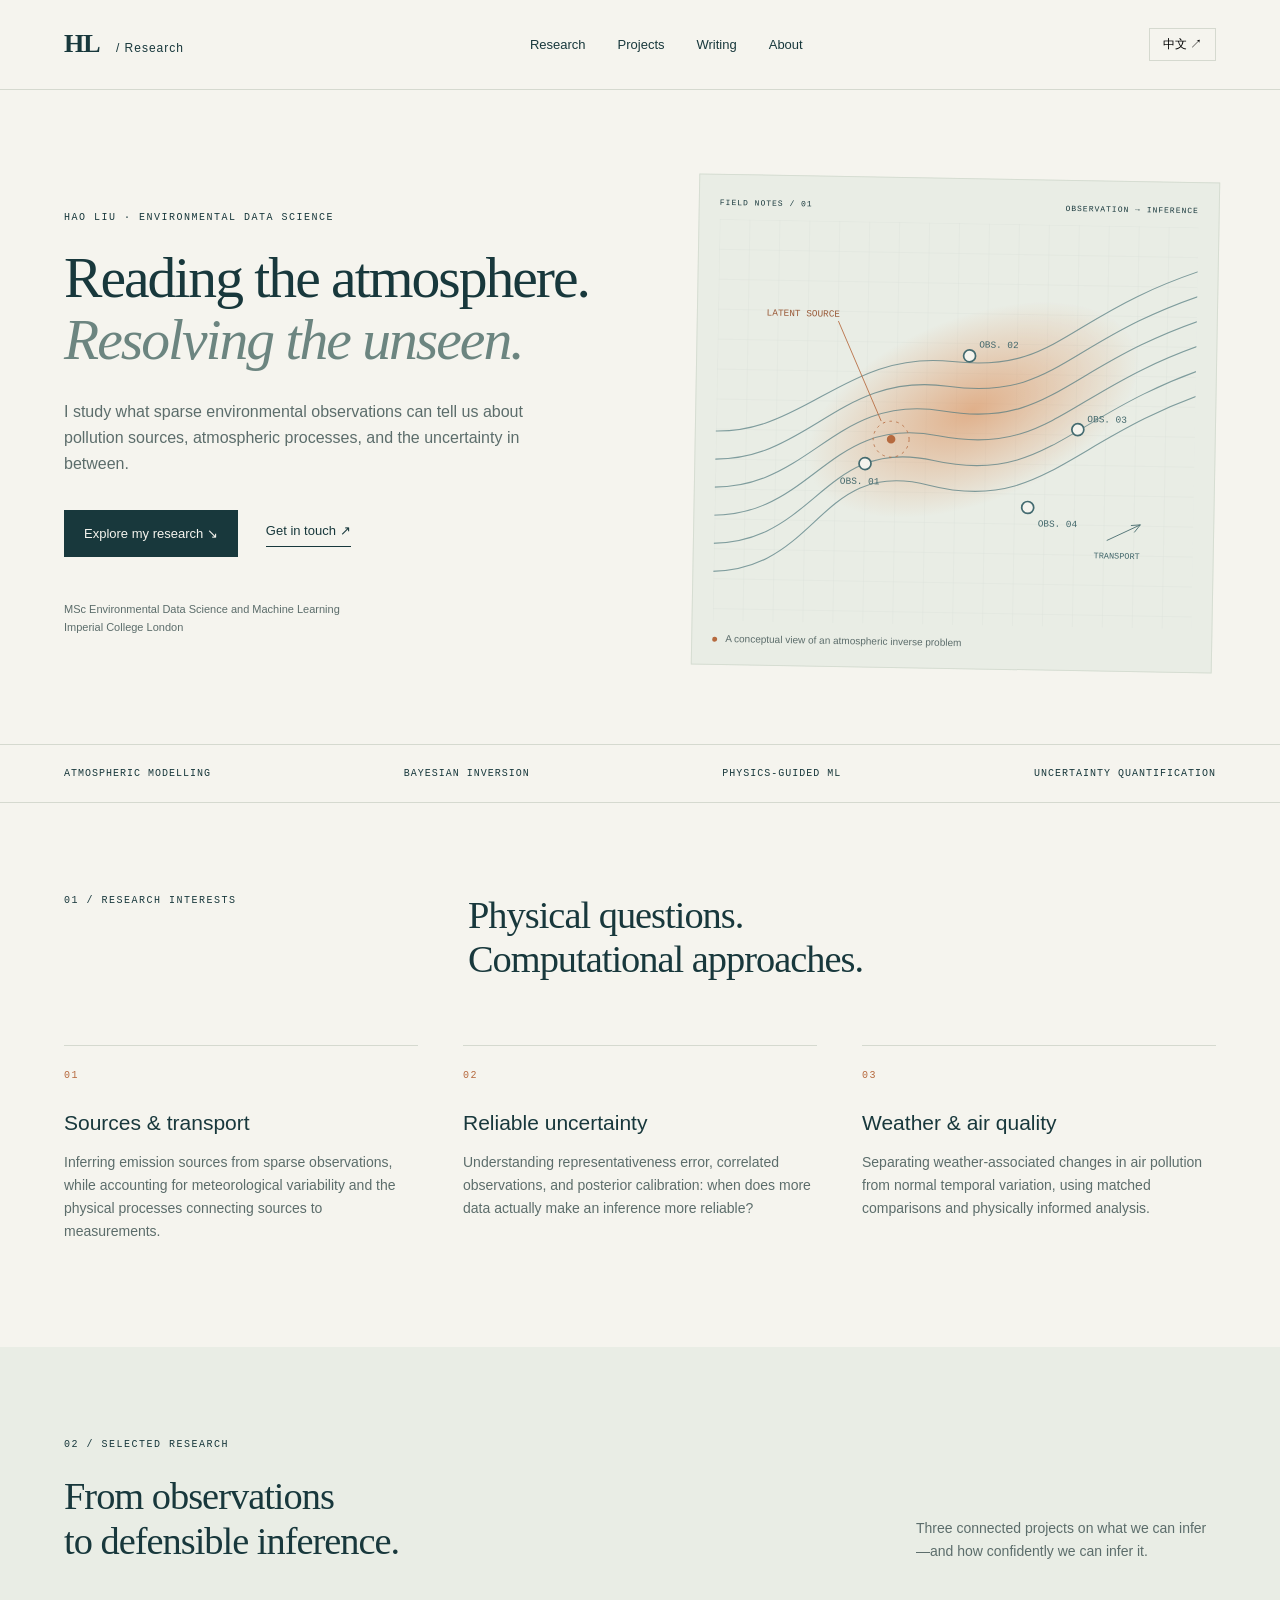
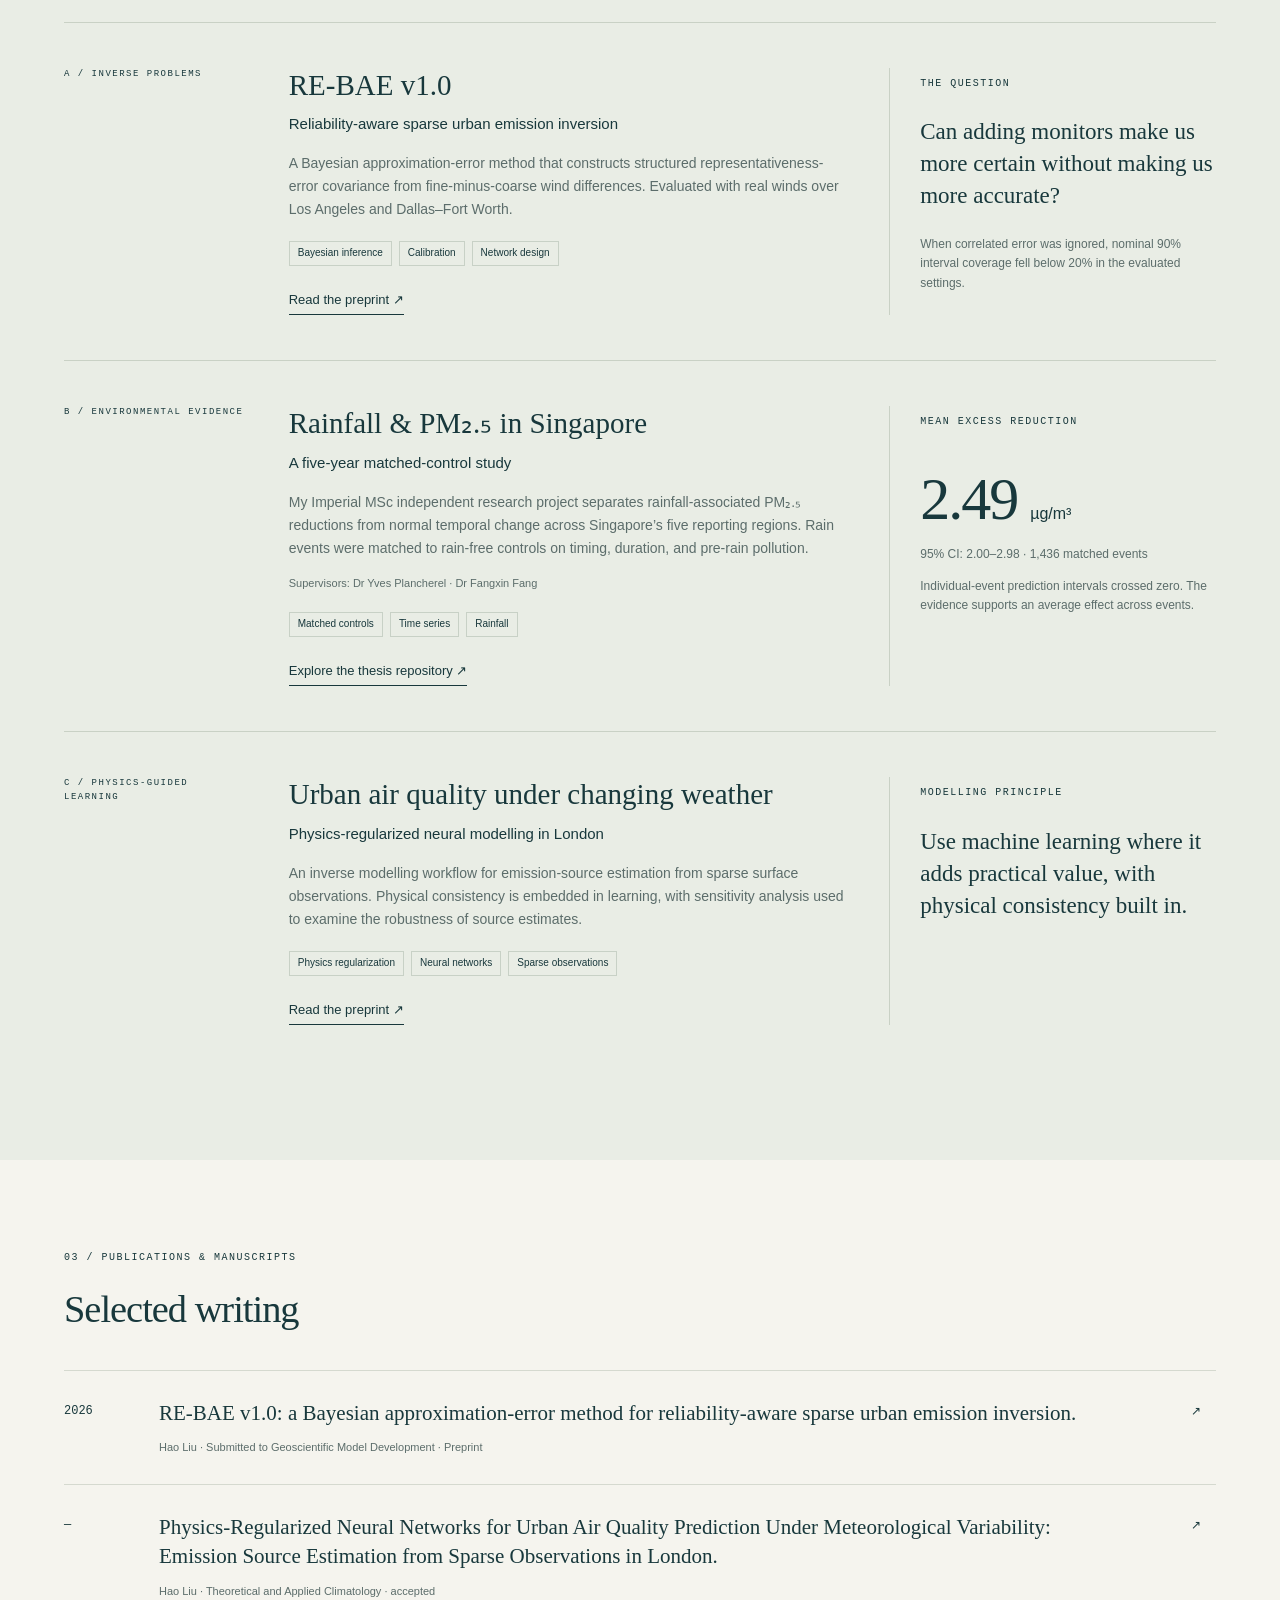
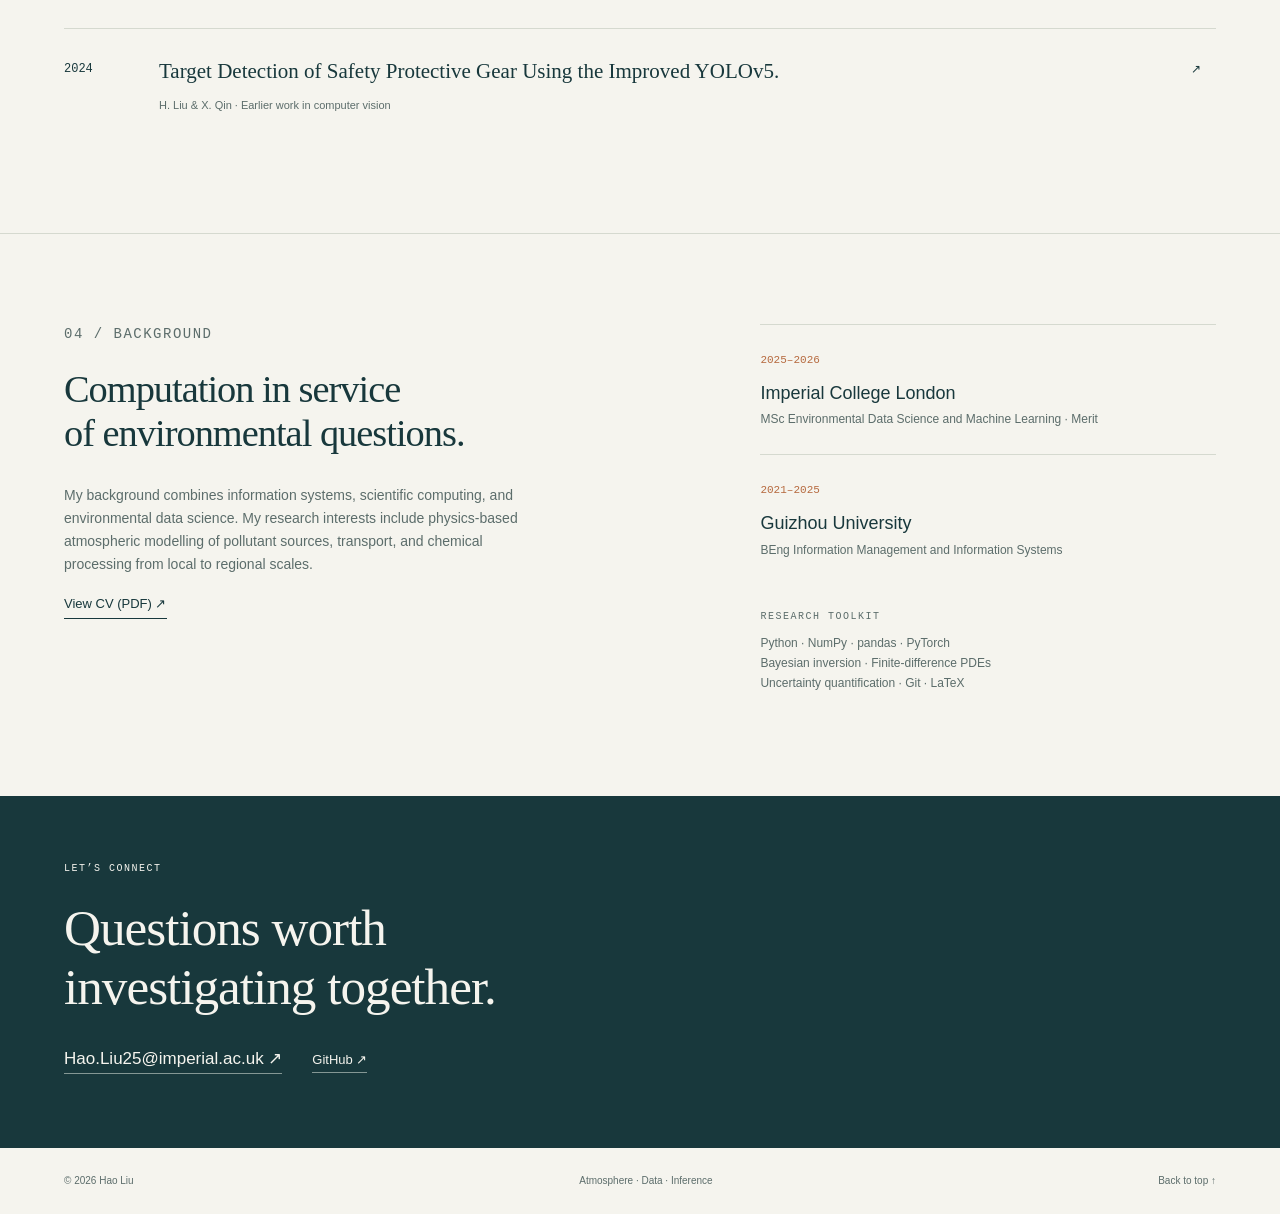
<file: index.html>
<!DOCTYPE html>
<html lang="en"><head><meta charset="UTF-8"><meta name="viewport" content="width=device-width,initial-scale=1"><meta name="description" content="Hao Liu's research in atmospheric inverse problems, Bayesian uncertainty quantification, physics-guided learning, and rainfall–PM2.5 interactions."><meta name="theme-color" content="#f5f4ee"><title>Hao Liu · Atmospheric & Environmental Data Research</title><link rel="stylesheet" href="style.css"></head>
<body><a class="skip" href="#main">Skip to content</a>
<header class="nav"><a class="brand" href="#">HL<span> / Research</span></a><nav aria-label="Main navigation"><a href="#research" data-en="Research" data-zh="研究方向">Research</a><a href="#projects" data-en="Projects" data-zh="项目">Projects</a><a href="#writing" data-en="Writing" data-zh="论文">Writing</a><a href="#about" data-en="About" data-zh="关于">About</a></nav><button id="language" aria-label="切换为中文">中文 ↗</button></header>
<main id="main"><section class="hero"><div class="hero-copy"><p class="eyebrow">HAO LIU · ENVIRONMENTAL DATA SCIENCE</p><h1 data-en="Reading the atmosphere.<br><em>Resolving the unseen.</em>" data-zh="读懂大气。<br><em>推断未被观测的世界。</em>">Reading the atmosphere.<br><em>Resolving the unseen.</em></h1><p class="intro" data-en="I study what sparse environmental observations can tell us about pollution sources, atmospheric processes, and the uncertainty in between." data-zh="我研究如何从稀疏的环境观测中，推断污染来源、理解大气过程，并量化其中的不确定性。">I study what sparse environmental observations can tell us about pollution sources, atmospheric processes, and the uncertainty in between.</p><div class="hero-actions"><a class="button" href="#projects" data-en="Explore my research ↘" data-zh="探索我的研究 ↘">Explore my research ↘</a><a class="textlink" href="mailto:Hao.Liu25@imperial.ac.uk" data-en="Get in touch ↗" data-zh="联系我 ↗">Get in touch ↗</a></div><p class="affiliation" data-en="MSc Environmental Data Science and Machine Learning<br>Imperial College London" data-zh="环境数据科学与机器学习硕士<br>帝国理工学院">MSc Environmental Data Science and Machine Learning<br>Imperial College London</p></div><div class="hero-art"><div class="figure-meta"><span>FIELD NOTES / 01</span><span>OBSERVATION → INFERENCE</span></div><svg viewBox="0 0 560 470" role="img" aria-labelledby="field-title field-desc"><title id="field-title">From sparse observations to atmospheric source inference</title><desc id="field-desc">A conceptual atmospheric flow field with observation stations and a latent emission source. This is a schematic, not research data.</desc><defs><pattern id="grid" width="35" height="35" patternUnits="userSpaceOnUse"><path d="M35 0H0V35" fill="none" stroke="#d6ddd7" stroke-width=".7"/></pattern><radialGradient id="plume"><stop stop-color="#db8d57" stop-opacity=".64"/><stop offset="1" stop-color="#db8d57" stop-opacity="0"/></radialGradient></defs><rect width="560" height="470" fill="url(#grid)"/><ellipse cx="300" cy="218" rx="205" ry="108" fill="url(#plume)" transform="rotate(-23 300 218)"/><g fill="none" stroke="#527b80" stroke-width="1.3" opacity=".7"><path d="M-20 346C115 356 125 225 260 249S410 188 590 129"/><path d="M-20 313C110 324 133 200 265 220S407 159 590 100"/><path d="M-20 280C105 292 138 175 270 191S405 130 590 71"/><path d="M-20 247C100 260 145 150 275 162S403 101 590 42"/><path d="M-20 379C120 388 120 250 255 278S412 217 590 158"/><path d="M-20 412C125 420 115 275 250 307S414 246 590 187"/></g><g stroke="#446b70" fill="#f5f4ee" stroke-width="2"><circle cx="175" cy="283" r="7"/><circle cx="295" cy="155" r="7"/><circle cx="423" cy="239" r="7"/><circle cx="366" cy="331" r="7"/></g><circle cx="205" cy="254" r="21" fill="none" stroke="#b66a3f" stroke-dasharray="3 5"/><circle cx="205" cy="254" r="5" fill="#b66a3f"/><g font-family="monospace" font-size="11" fill="#42676b"><text x="146" y="307">OBS. 01</text><text x="306" y="145">OBS. 02</text><text x="434" y="230">OBS. 03</text><text x="378" y="353">OBS. 04</text><text x="57" y="112" fill="#9a5b39">LATENT SOURCE</text></g><path d="M141 117L193 233" fill="none" stroke="#b66a3f"/><path d="M459 368l39-19m-11 1l11-1-7 9" stroke="#42676b" fill="none"/><text x="444" y="389" font-family="monospace" font-size="10" fill="#42676b">TRANSPORT</text></svg><div class="figure-caption"><span class="dot"></span><span data-en="A conceptual view of an atmospheric inverse problem" data-zh="大气反问题的概念示意图">A conceptual view of an atmospheric inverse problem</span></div></div></section>
<div class="research-strip"><span>ATMOSPHERIC MODELLING</span><span>BAYESIAN INVERSION</span><span>PHYSICS-GUIDED ML</span><span>UNCERTAINTY QUANTIFICATION</span></div>
<section id="research" class="section"><div class="section-heading"><p class="eyebrow" data-en="01 / RESEARCH INTERESTS" data-zh="01 / 研究兴趣">01 / RESEARCH INTERESTS</p><h2 data-en="Physical questions.<br>Computational approaches." data-zh="以物理问题为起点，<br>用计算方法寻找答案。">Physical questions.<br>Computational approaches.</h2></div><div class="interests"><article><span class="number">01</span><h3 data-en="Sources & transport" data-zh="污染源与大气输送">Sources & transport</h3><p data-en="Inferring emission sources from sparse observations, while accounting for meteorological variability and the physical processes connecting sources to measurements." data-zh="从稀疏观测中反演排放源，同时考虑气象变化，以及连接污染源与观测值的物理过程。">Inferring emission sources from sparse observations, while accounting for meteorological variability and the physical processes connecting sources to measurements.</p></article><article><span class="number">02</span><h3 data-en="Reliable uncertainty" data-zh="可信的不确定性量化">Reliable uncertainty</h3><p data-en="Understanding representativeness error, correlated observations, and posterior calibration: when does more data actually make an inference more reliable?" data-zh="研究代表性误差、观测之间的相关性与后验校准：什么时候，更多数据才能真正带来更可靠的推断？">Understanding representativeness error, correlated observations, and posterior calibration: when does more data actually make an inference more reliable?</p></article><article><span class="number">03</span><h3 data-en="Weather & air quality" data-zh="天气与空气质量">Weather & air quality</h3><p data-en="Separating weather-associated changes in air pollution from normal temporal variation, using matched comparisons and physically informed analysis." data-zh="通过匹配对照与物理知识辅助分析，将与天气相关的污染变化和正常时间变化区分开来。">Separating weather-associated changes in air pollution from normal temporal variation, using matched comparisons and physically informed analysis.</p></article></div></section>
<section id="projects" class="section projects"><div class="project-top"><div><p class="eyebrow" data-en="02 / SELECTED RESEARCH" data-zh="02 / 代表性研究">02 / SELECTED RESEARCH</p><h2 data-en="From observations<br>to defensible inference." data-zh="从环境观测，<br>走向有依据的推断。">From observations<br>to defensible inference.</h2></div><p data-en="Three connected projects on what we can infer—and how confidently we can infer it." data-zh="三个相互关联的项目，关注我们能够推断什么，以及这些推断有多可靠。">Three connected projects on what we can infer—and how confidently we can infer it.</p></div>
<article class="project"><div class="project-index">A / INVERSE PROBLEMS</div><div><h3>RE-BAE v1.0</h3><p class="subtitle" data-en="Reliability-aware sparse urban emission inversion" data-zh="面向可靠性的稀疏城市排放反演">Reliability-aware sparse urban emission inversion</p><p data-en="A Bayesian approximation-error method that constructs structured representativeness-error covariance from fine-minus-coarse wind differences. Evaluated with real winds over Los Angeles and Dallas–Fort Worth." data-zh="利用精细与粗分辨率风场差异构建结构化代表性误差协方差的贝叶斯近似误差方法，基于洛杉矶与达拉斯—沃思堡真实风场开展评估。">A Bayesian approximation-error method that constructs structured representativeness-error covariance from fine-minus-coarse wind differences. Evaluated with real winds over Los Angeles and Dallas–Fort Worth.</p><div class="tags"><span>Bayesian inference</span><span>Calibration</span><span>Network design</span></div><a class="textlink" href="https://doi.org/10.21203/rs.3.rs-10542170" target="_blank" rel="noopener" data-en="Read the preprint ↗" data-zh="阅读预印本 ↗">Read the preprint ↗</a></div><aside class="finding"><span class="eyebrow" data-en="THE QUESTION" data-zh="核心问题">THE QUESTION</span><blockquote data-en="Can adding monitors make us more certain without making us more accurate?" data-zh="增加监测点，是否可能只让我们更自信，却没有更准确？">Can adding monitors make us more certain without making us more accurate?</blockquote><p data-en="When correlated error was ignored, nominal 90% interval coverage fell below 20% in the evaluated settings." data-zh="在所评估的情景中，忽略相关误差时，名义 90% 区间的覆盖率降至 20% 以下。">When correlated error was ignored, nominal 90% interval coverage fell below 20% in the evaluated settings.</p></aside></article>
<article class="project"><div class="project-index">B / ENVIRONMENTAL EVIDENCE</div><div><h3 data-en="Rainfall & PM₂.₅ in Singapore" data-zh="新加坡降雨与 PM₂.₅">Rainfall & PM₂.₅ in Singapore</h3><p class="subtitle" data-en="A five-year matched-control study" data-zh="一项五年匹配对照研究">A five-year matched-control study</p><p data-en="My Imperial MSc independent research project separates rainfall-associated PM₂.₅ reductions from normal temporal change across Singapore’s five reporting regions. Rain events were matched to rain-free controls on timing, duration, and pre-rain pollution." data-zh="我的帝国理工硕士独立研究项目，基于新加坡五个报告区域的数据，将降雨相关的 PM₂.₅ 降幅与正常时间变化区分开来，并按时间、持续时长和雨前污染水平匹配无雨对照。">My Imperial MSc independent research project separates rainfall-associated PM₂.₅ reductions from normal temporal change across Singapore’s five reporting regions. Rain events were matched to rain-free controls on timing, duration, and pre-rain pollution.</p><p class="small">Supervisors: Dr Yves Plancherel · Dr Fangxin Fang</p><div class="tags"><span>Matched controls</span><span>Time series</span><span>Rainfall</span></div><a class="textlink" href="https://github.com/ese-ada-lovelace-2025/irp-hl4425" target="_blank" rel="noopener" data-en="Explore the thesis repository ↗" data-zh="查看论文代码仓库 ↗">Explore the thesis repository ↗</a></div><aside class="finding"><span class="eyebrow" data-en="MEAN EXCESS REDUCTION" data-zh="平均额外降幅">MEAN EXCESS REDUCTION</span><div class="stat">2.49 <small>µg/m³</small></div><p>95% CI: 2.00–2.98 · 1,436 matched events</p><p data-en="Individual-event prediction intervals crossed zero. The evidence supports an average effect across events." data-zh="单次事件的预测区间跨越零；证据支持的是多个事件的平均效应。">Individual-event prediction intervals crossed zero. The evidence supports an average effect across events.</p></aside></article>
<article class="project"><div class="project-index">C / PHYSICS-GUIDED LEARNING</div><div><h3 data-en="Urban air quality under changing weather" data-zh="气象变化下的城市空气质量">Urban air quality under changing weather</h3><p class="subtitle" data-en="Physics-regularized neural modelling in London" data-zh="伦敦空气质量的物理正则化神经建模">Physics-regularized neural modelling in London</p><p data-en="An inverse modelling workflow for emission-source estimation from sparse surface observations. Physical consistency is embedded in learning, with sensitivity analysis used to examine the robustness of source estimates." data-zh="利用稀疏地面观测估计排放源的反演建模流程，将物理一致性融入学习过程，并通过敏感性分析检验源估计的稳健性。">An inverse modelling workflow for emission-source estimation from sparse surface observations. Physical consistency is embedded in learning, with sensitivity analysis used to examine the robustness of source estimates.</p><div class="tags"><span>Physics regularization</span><span>Neural networks</span><span>Sparse observations</span></div><a class="textlink" href="https://www.researchsquare.com/article/rs-8810489/v1" target="_blank" rel="noopener" data-en="Read the preprint ↗" data-zh="阅读预印本 ↗">Read the preprint ↗</a></div><aside class="finding"><span class="eyebrow" data-en="MODELLING PRINCIPLE" data-zh="建模思路">MODELLING PRINCIPLE</span><blockquote data-en="Use machine learning where it adds practical value, with physical consistency built in." data-zh="在机器学习能带来实际价值的地方使用它，并将物理一致性纳入模型。">Use machine learning where it adds practical value, with physical consistency built in.</blockquote></aside></article></section>
<section id="writing" class="section"><p class="eyebrow" data-en="03 / PUBLICATIONS & MANUSCRIPTS" data-zh="03 / 论文与手稿">03 / PUBLICATIONS & MANUSCRIPTS</p><h2 data-en="Selected writing" data-zh="论文选辑">Selected writing</h2><div class="papers"><a href="https://doi.org/10.21203/rs.3.rs-10542170" target="_blank" rel="noopener"><span>2026</span><div><h3>RE-BAE v1.0: a Bayesian approximation-error method for reliability-aware sparse urban emission inversion.</h3><p>Hao Liu · Submitted to Geoscientific Model Development · Preprint</p></div><span>↗</span></a><a href="https://www.researchsquare.com/article/rs-8810489/v1" target="_blank" rel="noopener"><span>—</span><div><h3>Physics-Regularized Neural Networks for Urban Air Quality Prediction Under Meteorological Variability: Emission Source Estimation from Sparse Observations in London.</h3><p>Hao Liu · Theoretical and Applied Climatology · accepted</p></div><span>↗</span></a><a href="https://doi.org/10.1109/CAIT64506.2024.10962947" target="_blank" rel="noopener"><span>2024</span><div><h3>Target Detection of Safety Protective Gear Using the Improved YOLOv5.</h3><p>H. Liu & X. Qin · Earlier work in computer vision</p></div><span>↗</span></a></div></section>
<section id="about" class="section about"><div><p class="eyebrow" data-en="04 / BACKGROUND" data-zh="04 / 学术背景">04 / BACKGROUND</p><h2 data-en="Computation in service<br>of environmental questions." data-zh="让计算方法，<br>服务于环境问题。">Computation in service<br>of environmental questions.</h2><p data-en="My background combines information systems, scientific computing, and environmental data science. My research interests include physics-based atmospheric modelling of pollutant sources, transport, and chemical processing from local to regional scales." data-zh="我的背景结合了信息系统、科学计算与环境数据科学。我的研究兴趣包括从局地到区域尺度，运用基于物理的大气模型研究污染源、输送与化学过程。">My background combines information systems, scientific computing, and environmental data science. My research interests include physics-based atmospheric modelling of pollutant sources, transport, and chemical processing from local to regional scales.</p><a class="textlink" href="Hao-Liu-CV.pdf" target="_blank" rel="noopener" data-en="View CV (PDF) ↗" data-zh="查看简历（PDF）↗">View CV (PDF) ↗</a></div><div><div class="education"><span>2025–2026</span><h3>Imperial College London</h3><p>MSc Environmental Data Science and Machine Learning · Merit</p></div><div class="education"><span>2021–2025</span><h3>Guizhou University</h3><p>BEng Information Management and Information Systems</p></div><div class="toolkit"><p class="eyebrow">RESEARCH TOOLKIT</p><p>Python · NumPy · pandas · PyTorch<br>Bayesian inversion · Finite-difference PDEs<br>Uncertainty quantification · Git · LaTeX</p></div></div></section>
<section class="contact"><p class="eyebrow" data-en="LET’S CONNECT" data-zh="交流与联系">LET’S CONNECT</p><h2 data-en="Questions worth<br>investigating together." data-zh="一起探索，<br>值得研究的问题。">Questions worth<br>investigating together.</h2><a href="mailto:Hao.Liu25@imperial.ac.uk">Hao.Liu25@imperial.ac.uk ↗</a><a class="github" href="https://github.com/ada-hl4425" target="_blank" rel="noopener">GitHub ↗</a></section>
</main><footer><span>© <span id="year">2026</span> Hao Liu</span><span>Atmosphere · Data · Inference</span><a href="#" data-en="Back to top ↑" data-zh="返回顶部 ↑">Back to top ↑</a></footer><script src="main.js"></script></body></html>
</file>
<file: style.css>
:root{--paper:#f5f4ee;--ink:#18383c;--muted:#5c6d6b;--line:#d5d9cf;--accent:#b66a3f}*{box-sizing:border-box}html{scroll-behavior:smooth;scroll-padding-top:95px}body{margin:0;background:var(--paper);color:var(--ink);font-family:Arial,'PingFang SC','Microsoft YaHei',sans-serif;line-height:1.65}a{color:inherit;text-decoration:none}button{font:inherit}.skip{position:absolute;top:-60px;background:var(--ink);color:white;padding:10px;z-index:99}.skip:focus{top:0}a:focus-visible,button:focus-visible{outline:2px solid var(--accent);outline-offset:5px}.nav{height:90px;display:flex;align-items:center;justify-content:space-between;padding:0 5%;border-bottom:1px solid var(--line);background:var(--paper);position:sticky;top:0;z-index:10}.brand{font-family:Georgia,serif;font-size:26px;font-weight:bold;letter-spacing:-1px}.brand span{font:12px Arial,sans-serif;letter-spacing:1px;margin-left:12px;font-weight:normal}.nav nav{display:flex;gap:32px;font-size:13px}.nav a:hover,.textlink:hover{color:var(--accent)}#language{border:1px solid var(--line);background:transparent;padding:6px 13px;cursor:pointer;font-size:12px}.hero{max-width:1440px;margin:auto;display:grid;grid-template-columns:1.1fr 1fr;align-items:center;gap:5%;padding:88px 5% 75px}.eyebrow,.figure-meta,.project-index,.number{font:10px/1.5 'Courier New',monospace;letter-spacing:1.5px}.eyebrow{margin:0 0 22px}h1,h2,h3,p{margin-top:0}h1{font:clamp(42px,4.5vw,70px)/1.07 Georgia,'Songti SC',serif;letter-spacing:-2px;margin-bottom:28px}h1 em{color:#6c8580;font-weight:normal}h2{font:clamp(32px,3vw,46px)/1.16 Georgia,'Songti SC',serif;letter-spacing:-1px;margin-bottom:28px}h3{font-size:21px;line-height:1.35;font-weight:500;margin-bottom:14px}.intro{font-size:16px;color:var(--muted);max-width:480px;margin-bottom:32px}.hero-actions{display:flex;align-items:center;gap:28px;font-size:13px}.button{background:var(--ink);color:var(--paper);padding:13px 20px}.button:hover{background:#335c60}.textlink{display:inline-block;border-bottom:1px solid var(--ink);padding-bottom:4px;font-size:13px}.affiliation{font-size:11px;color:var(--muted);margin:43px 0 0}.hero-art{background:#e9ede5;border:1px solid #d6ddd2;padding:22px 20px 16px;transform:rotate(1deg)}.hero-art svg{width:100%;display:block;margin:10px 0}.figure-meta{display:flex;justify-content:space-between;font-size:8px;letter-spacing:1px}.figure-caption{font-size:10px;display:flex;gap:8px;align-items:center;color:var(--muted)}.dot{height:5px;width:5px;border-radius:50%;background:var(--accent);flex-shrink:0}.research-strip{display:flex;gap:20px;justify-content:space-between;padding:23px 5%;border-top:1px solid var(--line);border-bottom:1px solid var(--line);font:10px 'Courier New',monospace;letter-spacing:1px}.section{max-width:1440px;margin:auto;padding:90px 5%}.section-heading{display:grid;grid-template-columns:1fr 2fr;gap:30px}.interests{display:grid;grid-template-columns:repeat(3,1fr);gap:45px;margin-top:35px}.interests article{border-top:1px solid var(--line);padding-top:22px}.number{color:var(--accent);display:block;margin-bottom:26px}.interests p,.project p,.about p{font-size:14px;color:var(--muted)}.projects{background:#e9ede5;max-width:none}.project-top{display:flex;align-items:end;justify-content:space-between;gap:40px;max-width:1296px;margin:0 auto 30px}.project-top>p{max-width:300px;font-size:14px;color:var(--muted);margin-bottom:28px}.project{display:grid;grid-template-columns:.55fr 1.7fr 1fr;gap:45px;border-top:1px solid #c9d1c5;padding:45px 0;max-width:1296px;margin:auto}.project-index{font-size:9px}.project h3{font:29px/1.2 Georgia,'Songti SC',serif;margin-bottom:10px}.project .subtitle{color:var(--ink);font-size:15px}.tags{display:flex;gap:7px;flex-wrap:wrap;margin:20px 0}.tags span{font-size:10px;border:1px solid #c8d1c6;padding:3px 8px}.finding{border-left:1px solid #c9d1c5;padding-left:30px}.finding blockquote{margin:22px 0;font:23px/1.4 Georgia,'Songti SC',serif}.finding p{font-size:12px}.stat{font:60px/1.2 Georgia,serif;margin:30px 0 10px;letter-spacing:-2px}.stat small{font:16px Arial,sans-serif;letter-spacing:0}.small{font-size:11px!important;color:var(--muted)}.papers{margin-top:38px}.papers>a{display:grid;grid-template-columns:70px 1fr 25px;gap:25px;padding:28px 0;border-top:1px solid var(--line)}.papers>a:hover h3{color:var(--accent)}.papers>a>span{font:12px 'Courier New',monospace;padding-top:5px}.papers h3{font:21px/1.4 Georgia,'Songti SC',serif;max-width:920px;margin-bottom:10px}.papers p{font-size:11px;color:var(--muted);margin:0}.about{border-top:1px solid var(--line);display:grid;grid-template-columns:1.2fr 1fr;gap:13%}.about>div>p{max-width:490px}.education{border-top:1px solid var(--line);padding:20px 0 12px}.education span{font:11px 'Courier New',monospace;color:var(--accent)}.education h3{font-size:18px;margin:10px 0 5px}.education p{font-size:12px}.toolkit{margin-top:25px}.toolkit .eyebrow{font-size:10px;margin-bottom:10px}.toolkit p{font-size:12px}.contact{background:var(--ink);color:var(--paper);padding:65px 5% 75px}.contact h2{font-size:clamp(36px,4vw,58px)}.contact>a{font-size:17px;border-bottom:1px solid #849794;padding-bottom:5px;overflow-wrap:anywhere}.contact .github{font-size:13px;margin-left:30px}footer{padding:25px 5%;display:flex;justify-content:space-between;gap:20px;color:var(--muted);font-size:10px}html[lang=zh-CN] h1{font-size:clamp(38px,4vw,60px);line-height:1.3;letter-spacing:-1px}html[lang=zh-CN] h2{line-height:1.35}html[lang=zh-CN] .intro{line-height:1.9}@media(min-width:1500px){.projects{padding-left:max(5%,calc((100vw - 1296px)/2));padding-right:max(5%,calc((100vw - 1296px)/2))}}@media(max-width:900px){.hero{gap:25px;padding-top:55px}.hero-art{padding:14px 10px}.figure-meta{font-size:6px}.project{grid-template-columns:1.5fr 1fr;gap:25px}.project-index{grid-column:1/-1}.interests{gap:25px}.hero-actions{gap:15px}.brand span{display:none}}@media(max-width:650px){.nav{height:74px;padding:0 6%}.nav nav{gap:13px;font-size:11px}.brand{font-size:22px}#language{padding:4px 7px;font-size:10px}.hero{grid-template-columns:1fr;padding:48px 6%;gap:38px}h1{font-size:48px}.hero-art{transform:none}.affiliation{margin-top:28px}.research-strip{display:grid;grid-template-columns:1fr 1fr;gap:16px;font-size:8px;padding:22px 6%}.section{padding:58px 6%}.section-heading,.interests,.about{grid-template-columns:1fr;gap:20px}.section-heading h2{margin-bottom:5px}.interests{margin-top:25px}.number{margin-bottom:16px}.project-top{display:block}.project-top>p{max-width:100%}.project{grid-template-columns:1fr;gap:22px;padding:30px 0}.finding{padding-left:20px}.finding blockquote{font-size:22px;margin:15px 0}.stat{margin:18px 0 10px}.papers>a{grid-template-columns:38px 1fr 15px;gap:12px}.papers h3{font-size:18px}.about{gap:40px}.contact{padding:55px 6%}.contact>a{font-size:14px}.contact .github{display:table;margin:25px 0 0}footer{padding:24px 6%;flex-wrap:wrap}footer span:nth-child(2){display:none}}@media(prefers-reduced-motion:reduce){html{scroll-behavior:auto}}
</file>
